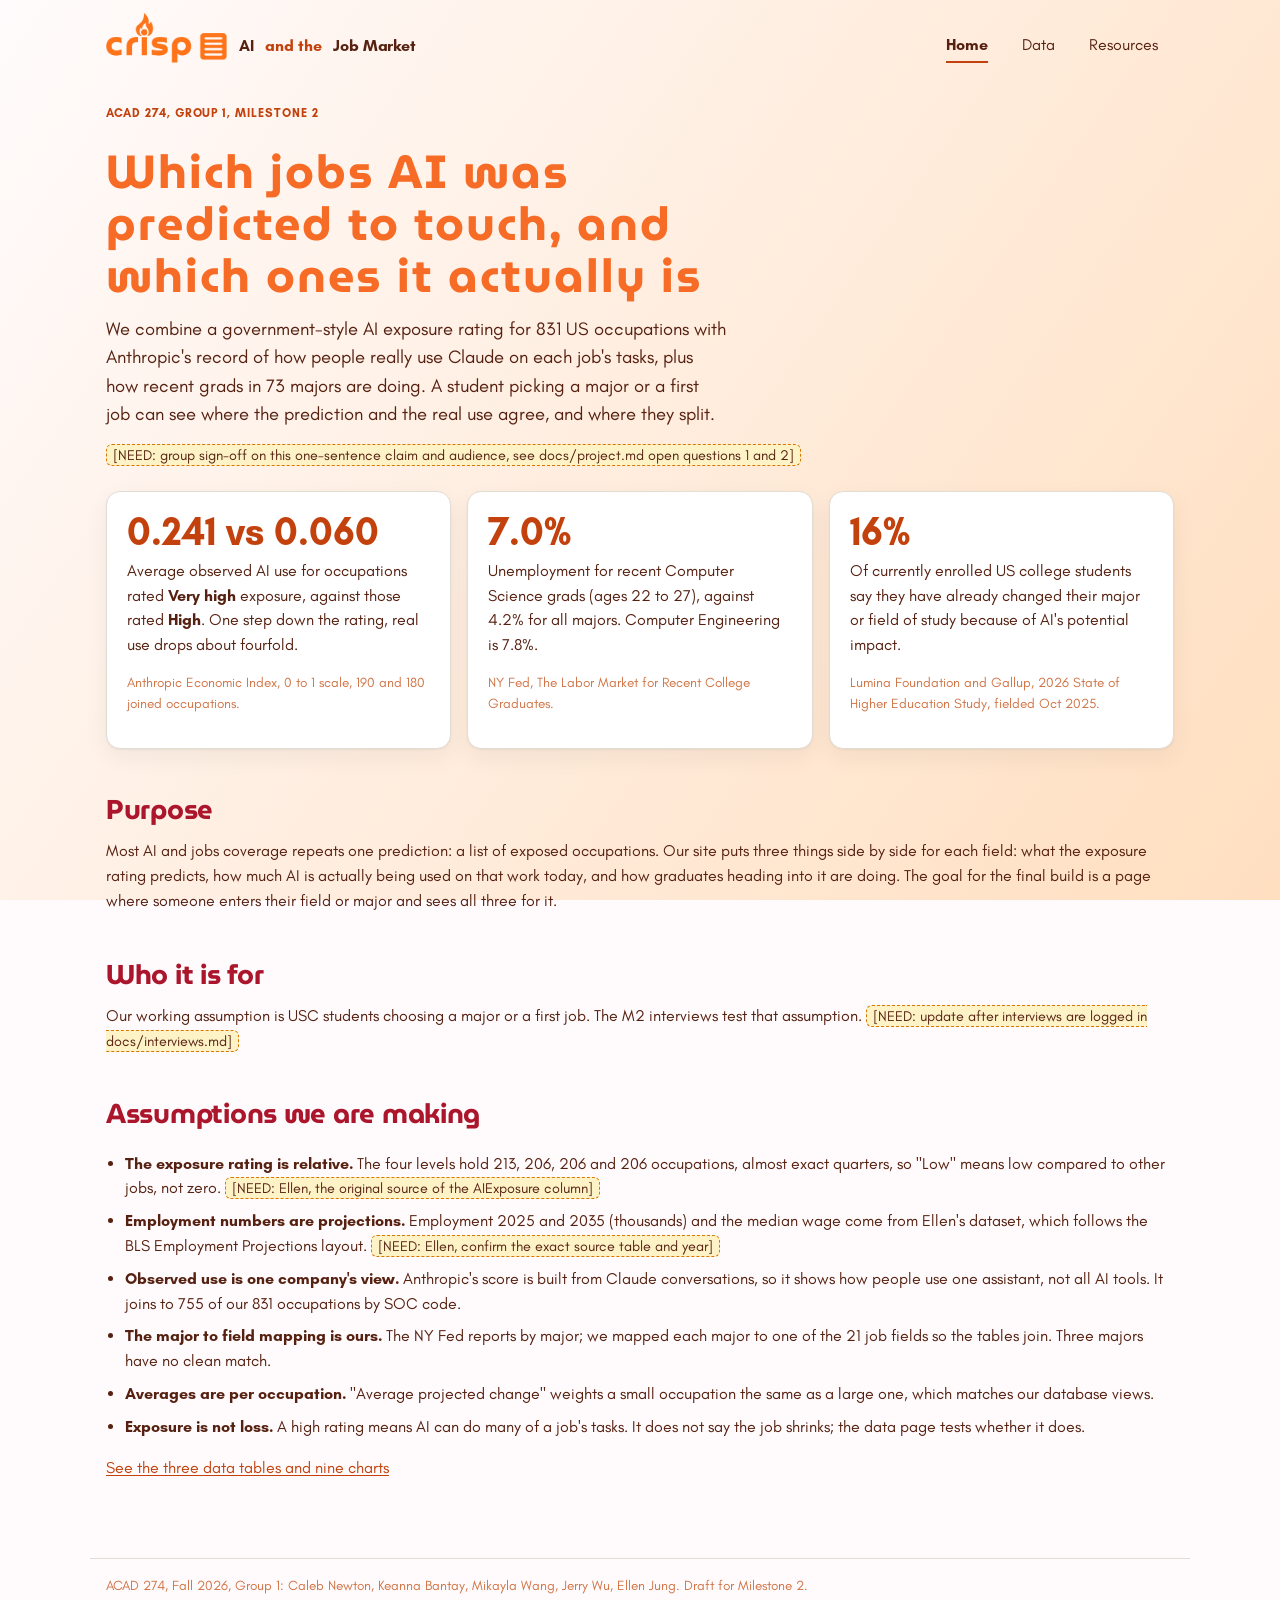
<file: site/index.html>
<!doctype html>
<html lang="en">
  <head>
    <meta charset="utf-8" />
    <meta name="viewport" content="width=device-width, initial-scale=1" />
    <title>Home | AI and the Job Market</title>
    <link rel="stylesheet" href="css/style.css" />
  </head>
  <body>
    <header class="site-header">
      <a class="brand" href="index.html"><img class="brand-logo" src="images/crisp-logo.png" alt="Crisp" />AI <span>and the</span> Job Market</a>
      <nav>
        <a class="current" href="index.html">Home</a><a href="data.html">Data</a
        ><a href="resources.html">Resources</a>
      </nav>
    </header>
    <main>
      <p class="kicker">ACAD 274, Group 1, Milestone 2</p>
      <h1>
        Which jobs AI was predicted to touch, and which ones it actually is
      </h1>
      <p class="lede">
        We combine a government-style AI exposure rating for 831 US occupations
        with Anthropic's record of how people really use Claude on each job's
        tasks, plus how recent grads in 73 majors are doing. A student picking a
        major or a first job can see where the prediction and the real use
        agree, and where they split.
      </p>
      <p>
        <span class="need"
          >[NEED: group sign-off on this one-sentence claim and audience, see
          docs/project.md open questions 1 and 2]</span
        >
      </p>

      <section class="grid stats" aria-label="Headline numbers">
        <div class="card">
          <div class="stat">0.241 vs 0.060</div>
          <p>
            Average observed AI use for occupations rated
            <strong>Very high</strong> exposure, against those rated
            <strong>High</strong>. One step down the rating, real use drops
            about fourfold.
          </p>
          <p class="sub">
            Anthropic Economic Index, 0 to 1 scale, 190 and 180 joined
            occupations.
          </p>
        </div>
        <div class="card">
          <div class="stat">7.0%</div>
          <p>
            Unemployment for recent Computer Science grads (ages 22 to 27),
            against 4.2% for all majors. Computer Engineering is 7.8%.
          </p>
          <p class="sub">
            NY Fed, The Labor Market for Recent College Graduates.
          </p>
        </div>
        <div class="card">
          <div class="stat">16%</div>
          <p>
            Of currently enrolled US college students say they have already
            changed their major or field of study because of AI's potential
            impact.
          </p>
          <p class="sub">
            Lumina Foundation and Gallup, 2026 State of Higher Education Study,
            fielded Oct 2025.
          </p>
        </div>
      </section>

      <h2>Purpose</h2>
      <p>
        Most AI and jobs coverage repeats one prediction: a list of exposed
        occupations. Our site puts three things side by side for each field:
        what the exposure rating predicts, how much AI is actually being used on
        that work today, and how graduates heading into it are doing. The goal
        for the final build is a page where someone enters their field or major
        and sees all three for it.
      </p>

      <h2>Who it is for</h2>
      <p>
        Our working assumption is USC students choosing a major or a first job.
        The M2 interviews test that assumption.
        <span class="need"
          >[NEED: update after interviews are logged in
          docs/interviews.md]</span
        >
      </p>

      <h2>Assumptions we are making</h2>
      <ul class="list">
        <li>
          <strong>The exposure rating is relative.</strong> The four levels hold
          213, 206, 206 and 206 occupations, almost exact quarters, so "Low"
          means low compared to other jobs, not zero.
          <span class="need"
            >[NEED: Ellen, the original source of the AIExposure column]</span
          >
        </li>
        <li>
          <strong>Employment numbers are projections.</strong> Employment 2025
          and 2035 (thousands) and the median wage come from Ellen's dataset,
          which follows the BLS Employment Projections layout.
          <span class="need"
            >[NEED: Ellen, confirm the exact source table and year]</span
          >
        </li>
        <li>
          <strong>Observed use is one company's view.</strong> Anthropic's score
          is built from Claude conversations, so it shows how people use one
          assistant, not all AI tools. It joins to 755 of our 831 occupations by
          SOC code.
        </li>
        <li>
          <strong>The major to field mapping is ours.</strong> The NY Fed
          reports by major; we mapped each major to one of the 21 job fields so
          the tables join. Three majors have no clean match.
        </li>
        <li>
          <strong>Averages are per occupation.</strong> "Average projected
          change" weights a small occupation the same as a large one, which
          matches our database views.
        </li>
        <li>
          <strong>Exposure is not loss.</strong> A high rating means AI can do
          many of a job's tasks. It does not say the job shrinks; the data page
          tests whether it does.
        </li>
      </ul>

      <p><a href="data.html">See the three data tables and nine charts</a></p>
    </main>
    <footer>
      ACAD 274, Fall 2026, Group 1: Caleb Newton, Keanna Bantay, Mikayla Wang,
      Jerry Wu, Ellen Jung. Draft for Milestone 2.
    </footer>
  </body>
</html>
</file>
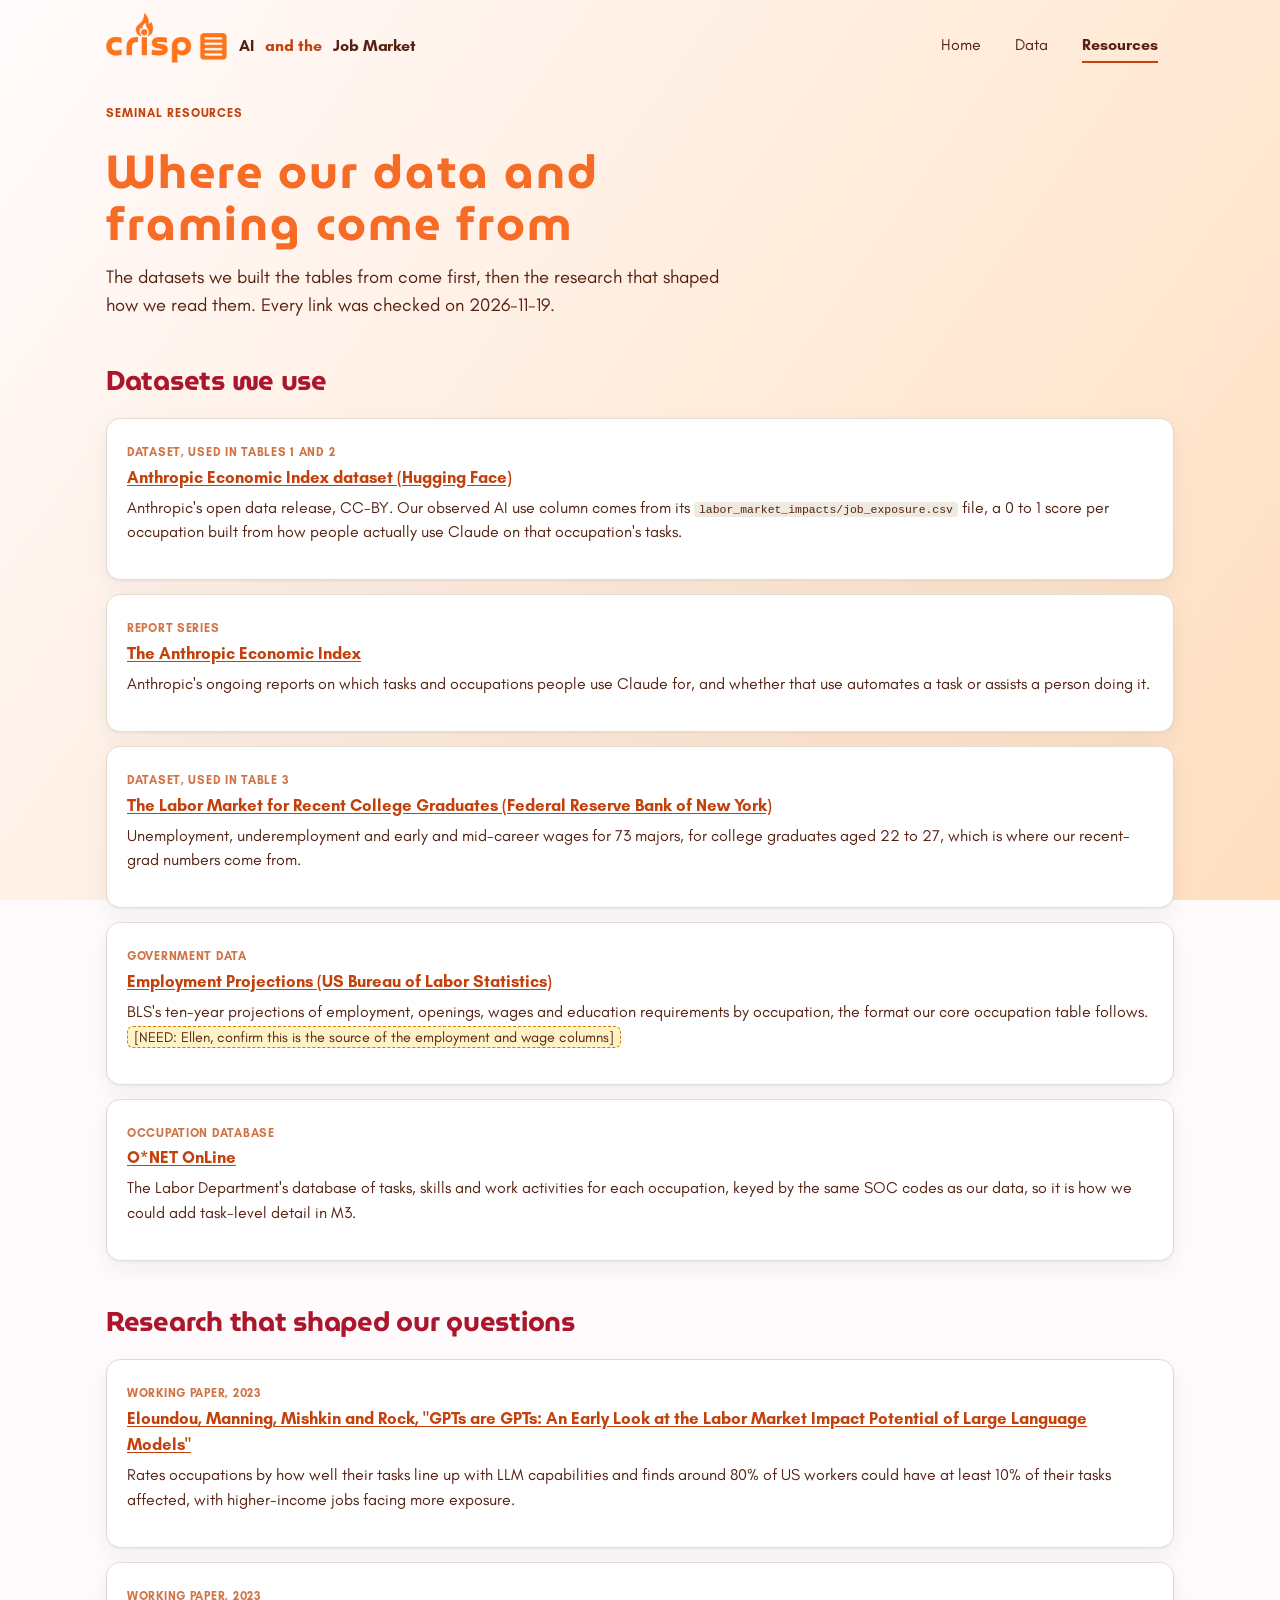
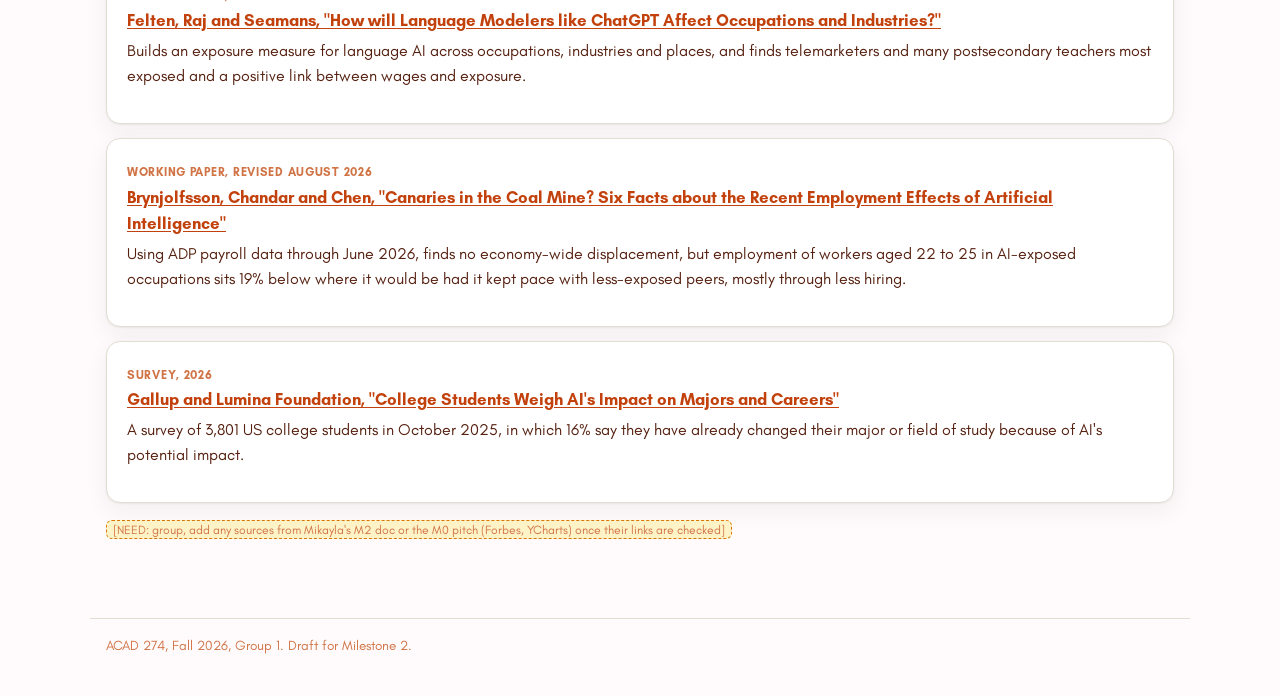
<file: site/resources.html>
<!doctype html>
<html lang="en">
  <head>
    <meta charset="utf-8" />
    <meta name="viewport" content="width=device-width, initial-scale=1" />
    <title>Resources | AI and the Job Market</title>
    <link rel="stylesheet" href="css/style.css" />
  </head>
  <body>
    <header class="site-header">
      <a class="brand" href="index.html"><img class="brand-logo" src="images/crisp-logo.png" alt="Crisp" />AI <span>and the</span> Job Market</a>
      <nav>
        <a href="index.html">Home</a><a href="data.html">Data</a
        ><a class="current" href="resources.html">Resources</a>
      </nav>
    </header>
    <main>
      <p class="kicker">Seminal resources</p>
      <h1>Where our data and framing come from</h1>
      <p class="lede">
        The datasets we built the tables from come first, then the research that
        shaped how we read them. Every link was checked on 2026-11-19.
      </p>

      <h2>Datasets we use</h2>
      <ul class="resources">
        <li class="card">
          <span class="type">Dataset, used in Tables 1 and 2</span>
          <h3>
            <a href="https://huggingface.co/datasets/Anthropic/EconomicIndex"
              >Anthropic Economic Index dataset (Hugging Face)</a
            >
          </h3>
          <p>
            Anthropic's open data release, CC-BY. Our observed AI use column
            comes from its
            <code>labor_market_impacts/job_exposure.csv</code> file, a 0 to 1
            score per occupation built from how people actually use Claude on
            that occupation's tasks.
          </p>
        </li>
        <li class="card">
          <span class="type">Report series</span>
          <h3>
            <a href="https://www.anthropic.com/economic-index"
              >The Anthropic Economic Index</a
            >
          </h3>
          <p>
            Anthropic's ongoing reports on which tasks and occupations people
            use Claude for, and whether that use automates a task or assists a
            person doing it.
          </p>
        </li>
        <li class="card">
          <span class="type">Dataset, used in Table 3</span>
          <h3>
            <a href="https://www.newyorkfed.org/research/college-labor-market"
              >The Labor Market for Recent College Graduates (Federal Reserve
              Bank of New York)</a
            >
          </h3>
          <p>
            Unemployment, underemployment and early and mid-career wages for 73
            majors, for college graduates aged 22 to 27, which is where our
            recent-grad numbers come from.
          </p>
        </li>
        <li class="card">
          <span class="type">Government data</span>
          <h3>
            <a href="https://www.bls.gov/emp/"
              >Employment Projections (US Bureau of Labor Statistics)</a
            >
          </h3>
          <p>
            BLS's ten-year projections of employment, openings, wages and
            education requirements by occupation, the format our core occupation
            table follows.
            <span class="need"
              >[NEED: Ellen, confirm this is the source of the employment and
              wage columns]</span
            >
          </p>
        </li>
        <li class="card">
          <span class="type">Occupation database</span>
          <h3><a href="https://www.onetonline.org/">O*NET OnLine</a></h3>
          <p>
            The Labor Department's database of tasks, skills and work activities
            for each occupation, keyed by the same SOC codes as our data, so it
            is how we could add task-level detail in M3.
          </p>
        </li>
      </ul>

      <h2>Research that shaped our questions</h2>
      <ul class="resources">
        <li class="card">
          <span class="type">Working paper, 2023</span>
          <h3>
            <a href="https://arxiv.org/abs/2303.10130"
              >Eloundou, Manning, Mishkin and Rock, "GPTs are GPTs: An Early
              Look at the Labor Market Impact Potential of Large Language
              Models"</a
            >
          </h3>
          <p>
            Rates occupations by how well their tasks line up with LLM
            capabilities and finds around 80% of US workers could have at least
            10% of their tasks affected, with higher-income jobs facing more
            exposure.
          </p>
        </li>
        <li class="card">
          <span class="type">Working paper, 2023</span>
          <h3>
            <a href="https://arxiv.org/abs/2303.01157"
              >Felten, Raj and Seamans, "How will Language Modelers like ChatGPT
              Affect Occupations and Industries?"</a
            >
          </h3>
          <p>
            Builds an exposure measure for language AI across occupations,
            industries and places, and finds telemarketers and many
            postsecondary teachers most exposed and a positive link between
            wages and exposure.
          </p>
        </li>
        <li class="card">
          <span class="type">Working paper, revised August 2026</span>
          <h3>
            <a
              href="https://digitaleconomy.stanford.edu/publications/canaries-in-the-coal-mine/"
              >Brynjolfsson, Chandar and Chen, "Canaries in the Coal Mine? Six
              Facts about the Recent Employment Effects of Artificial
              Intelligence"</a
            >
          </h3>
          <p>
            Using ADP payroll data through June 2026, finds no economy-wide
            displacement, but employment of workers aged 22 to 25 in AI-exposed
            occupations sits 19% below where it would be had it kept pace with
            less-exposed peers, mostly through less hiring.
          </p>
        </li>
        <li class="card">
          <span class="type">Survey, 2026</span>
          <h3>
            <a
              href="https://news.gallup.com/poll/704087/college-students-weigh-impact-majors-careers.aspx"
              >Gallup and Lumina Foundation, "College Students Weigh AI's Impact
              on Majors and Careers"</a
            >
          </h3>
          <p>
            A survey of 3,801 US college students in October 2025, in which 16%
            say they have already changed their major or field of study because
            of AI's potential impact.
          </p>
        </li>
      </ul>

      <p class="sub">
        <span class="need"
          >[NEED: group, add any sources from Mikayla's M2 doc or the M0 pitch
          (Forbes, YCharts) once their links are checked]</span
        >
      </p>
    </main>
    <footer>ACAD 274, Fall 2026, Group 1. Draft for Milestone 2.</footer>
  </body>
</html>
</file>
<file: site/css/style.css>
/* The one shared stylesheet (M2 requires every page to link it).
   Design owns this file: Keanna and Mikayla. Colors live in the variables below. */
/* The one shared stylesheet. Every page links this file and nothing else for styling.
   Design owns this file: Keanna and Mikayla. Colors live in the variables below,
   so a new palette is a change to :root only. */

@font-face {
    font-family:"Museo Moderno";
    src: url("MuseoModerno/MuseoModerno-VariableFont_wght.ttf") format("truetype");
    font-weight: 100 900;
    font-style: normal;
}
@font-face {
    font-family:"Glacial Indifference";
    src: url("glacial-indifference/GlacialIndifference-Regular.otf") format("opentype");
    font-weight: 400;
    font-style: normal;
}
@font-face {
    font-family:"Glacial Indifference";
    src: url("glacial-indifference/GlacialIndifference-Bold.otf") format("opentype");
    font-weight: 700;
    font-style: normal;
}
   
:root {
  --ink: #562111;
  --paper: #f6f4ef;
  --card: #ffffff;
  --accent: #c2410c;
  --muted: #d07345;
  --line: #d8d4ca;
  --accent-soft: #ffe0cd;
  --line: #e2ddd2;
  --shadow: 0 1px 2px rgba(27, 31, 36, 0.05), 0 8px 24px rgba(27, 31, 36, 0.06);
  /* AI exposure ramp, Low to Very high. Charts read these through getComputedStyle. */
  --lvl-low: #fed7aa;
  --lvl-moderate: #fb923c;
  --lvl-high: #ea580c;
  --lvl-veryhigh: #9a3412;
  --series-2: #334155;
}
* { box-sizing: border-box; }
body { margin: 0; font-family: "Inter", Helvetica, Arial, sans-serif; color: var(--ink); background: var(--paper); line-height: 1.5; }
header, main, footer { max-width: 1100px; margin: 0 auto; padding: 16px; }
nav a { color: var(--ink); text-decoration: none; margin-right: 16px; border-bottom: 2px solid transparent; }
nav a:hover, nav a.current { border-bottom-color: var(--accent); }
table { border-collapse: collapse; width: 100%; background: #fff; }
th { background: var(--ink); color: #fff; text-align: left; }
th, td { padding: 6px 10px; border-bottom: 1px solid var(--line); }
tr:hover td { background: #fff7ed; }
.stat { font-size: 2.5rem; font-weight: 700; color: var(--accent); }

* {
  box-sizing: border-box;
}

body {
  margin: 0;
  font-family: "Glacial Indifference", Helvetica, Arial, sans-serif;
  color: var(--ink);
  background-color: #fffbfc;
  background-image: linear-gradient(
    125deg,
    #fffbfc 0%,
    #ffe0c2 40%,
    #ffc497 75%,
    #fff4ea 100%
  );
  background-size: 240% 240%;
  background-attachment: fixed;
  animation: gradient-flow 32s ease-in-out infinite;
  line-height: 1.55;
}

@keyframes gradient-flow {
  0% { background-position: 0% 20%; }
  50% { background-position: 100% 80%; }
  100% { background-position: 0% 20%; }
}

@media (prefers-reduced-motion: reduce) {
  body { animation: none; }
}

header,
main,
footer {
  width: 100%;
  max-width: 1100px;
  margin: 0 auto;
  padding: 16px;
}

/* Header and nav */
.site-header {
  display: flex;
  flex-wrap: wrap;
  align-items: center;
  justify-content: space-between;
  gap: 8px 24px;
  padding-top: 20px;
}
.brand {
  display: inline-flex;
  align-items: center;
  gap: 12px;
  font-weight: 800;
  letter-spacing: -0.01em;
  color: var(--ink);
  text-decoration: none;
}
.brand-logo {
  height: 52px;
  width: auto;
  display: block;
  transform: translateY(-8px);
}
.brand span {
  color: var(--accent);
}
nav {
  display: flex;
  flex-wrap: wrap;
  gap: 4px 18px;
}
nav a {
  color: var(--ink);
  text-decoration: none;
  padding: 4px 0;
  border-bottom: 2px solid transparent;
  transition:
    border-color 0.15s,
    color 0.15s;
}
nav a:hover,
nav a:focus-visible {
  color: var(--accent);
  border-bottom-color: var(--accent);
}
nav a.current {
  border-bottom-color: var(--accent);
  font-weight: 600;
}

/* Type */
h1 {
  font-size: clamp(1.9rem, 4.2vw, 2.9rem);
  font-family:"Museo Moderno";
  line-height: 1.12;
  letter-spacing: 2px;
  margin: 24px 0 12px;
  max-width: 22ch;
  color:#f66b26;
}
h2 {
  font-size: clamp(1.3rem, 2.4vw, 1.7rem);
  letter-spacing: -0.01em;
  font-family:"Museo Moderno";
  margin: 40px 0 8px;
  color:rgb(171, 22, 44);
}
h3 {
  font-size: 1.05rem;
  margin: 0 0 6px;
}
p {
  margin: 0 0 14px;
  color:#562111;
}
.lede {
  font-size: 1.15rem;
  color:(var(--muted));
  max-width: 62ch;
}
.sub {
  color: var(--muted);
  font-size: 0.85em;
}
.kicker {
  text-transform: uppercase;
  letter-spacing: 0.08em;
  font-size: 0.75rem;
  font-weight: 700;
  color: var(--accent);
  margin: 0;
}

a {
  color: var(--accent);
  text-decoration: underline;
  text-underline-offset: 2px;
}
a:hover,
a:focus-visible {
  color: var(--ink);
}

/* Cards and grids */
.card {
  background: var(--card);
  border: 1px solid var(--line);
  border-radius: 14px;
  padding: 20px;
  box-shadow: var(--shadow);
  min-width: 0;
}
.card:hover {
  border-color: #d3cbbb;
}
.grid {
  display: grid;
  gap: 16px;
  grid-template-columns: repeat(auto-fit, minmax(min(100%, 280px), 1fr));
}
.stats {
  margin: 24px 0;
}
.stat {
  font-size: 2.4rem;
  font-weight: 800;
  color: var(--accent);
  line-height: 1;
  margin-bottom: 8px;
}
.list {
  padding-left: 1.2em;
}
.list li {
  margin-bottom: 8px;
}

/* Draft markers for things a teammate still owes */
.need {
  background: #fef3c7;
  border: 1px dashed #d97706;
  border-radius: 6px;
  padding: 1px 6px;
  font-size: 0.9em;
}

/* Data sections */
.section-head {
  margin-top: 56px;
  padding-top: 16px;
  border-top: 2px solid var(--ink);
}
.charts {
  display: grid;
  gap: 16px;
  grid-template-columns: repeat(auto-fit, minmax(min(100%, 320px), 1fr));
  margin: 16px 0;
}
.chart-box {
  position: relative;
  height: 300px;
}
.chart-box.tall {
  height: 520px;
}
.chart-note {
  font-size: 0.85rem;
  color: var(--muted);
  margin: 10px 0 0;
}

/* Tables */
.tbl {
  max-height: 460px;
  overflow: auto;
  border: 1px solid var(--line);
  border-radius: 12px;
  background: var(--card);
}
table {
  border-collapse: collapse;
  width: 100%;
  font-size: 0.9rem;
}
caption {
  caption-side: top;
  text-align: left;
  padding: 10px 12px;
  color: var(--muted);
  font-size: 0.85rem;
}
th {
  position: sticky;
  top: 0;
  background: var(--ink);
  color: #fff;
  text-align: left;
  font-weight: 600;
}
th,
td {
  padding: 8px 12px;
  border-bottom: 1px solid var(--line);
  white-space: nowrap;
}
tbody tr:hover td {
  background: var(--accent-soft);
}

/* Resources */
.resources {
  list-style: none;
  padding: 0;
  display: grid;
  gap: 14px;
}
.resources .type {
  display: inline-block;
  font-size: 0.75rem;
  font-weight: 700;
  color: var(--muted);
  text-transform: uppercase;
  letter-spacing: 0.06em;
}

/* Feeds */
code {
  background: #efeae0;
  border-radius: 4px;
  padding: 1px 5px;
  font-size: 0.88em;
  word-break: break-word;
}

footer {
  color: var(--muted);
  font-size: 0.85rem;
  padding-bottom: 40px;
  margin-top: 48px;
  border-top: 1px solid var(--line);
}
</file>
